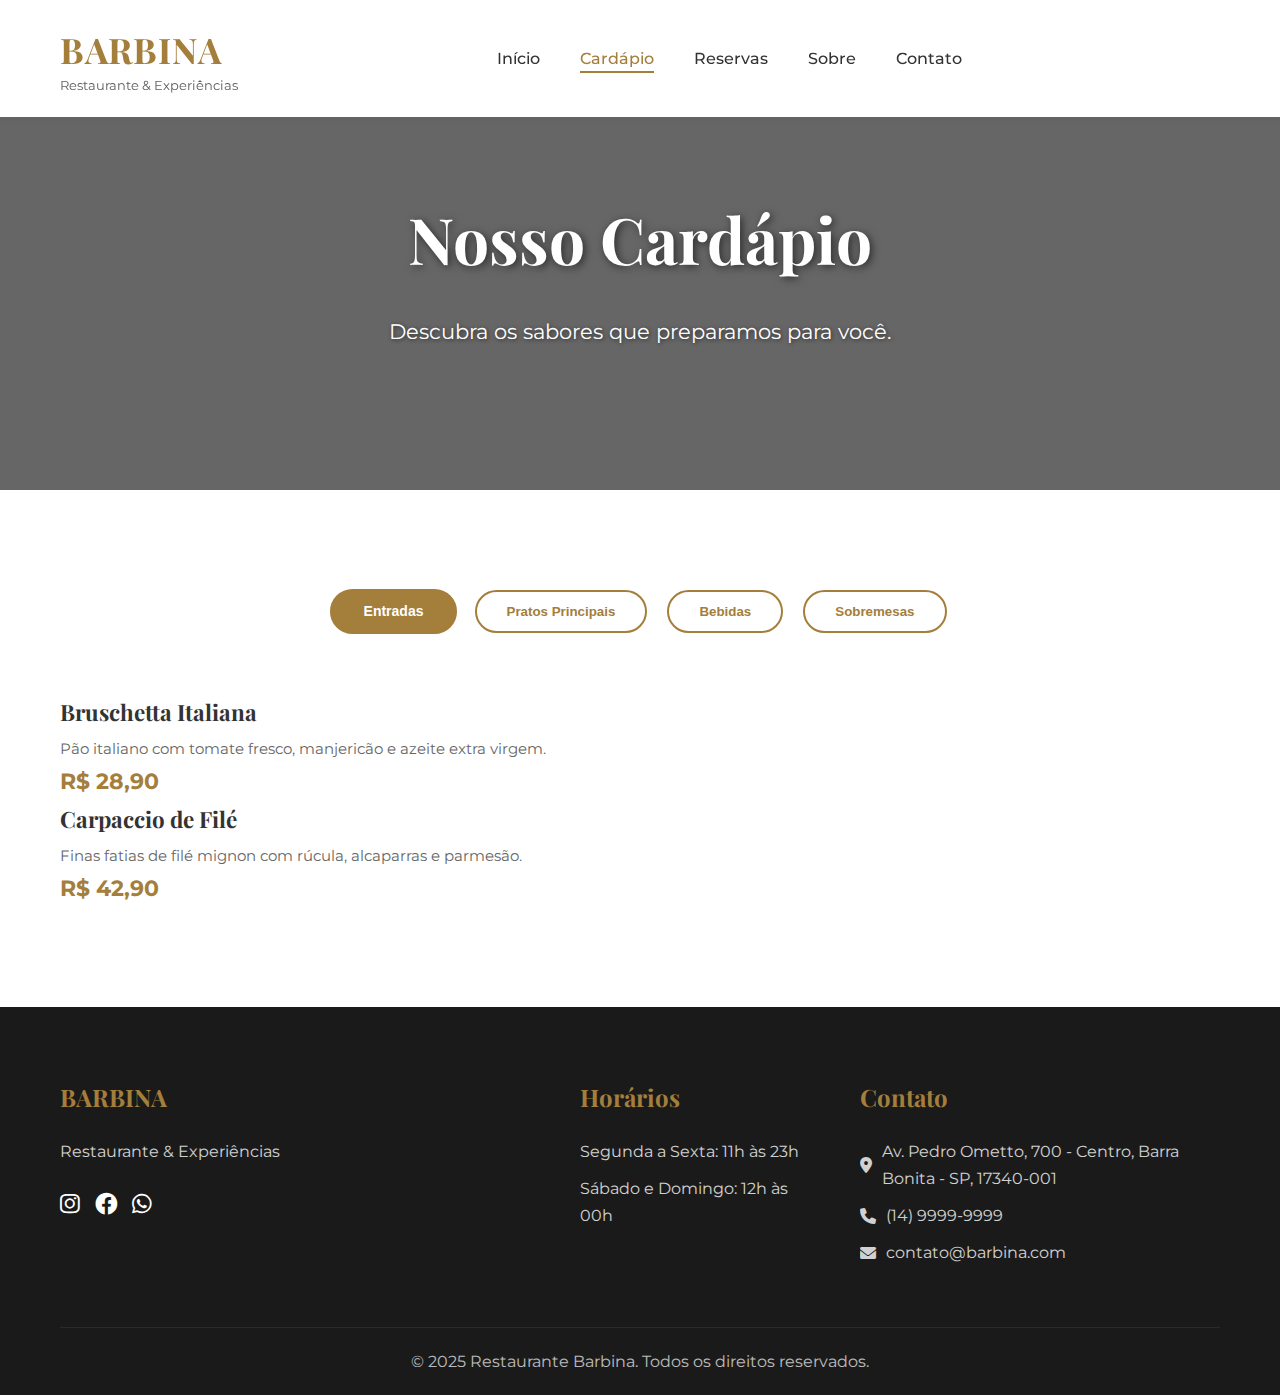
<file: cardapio.html>
<!DOCTYPE html>
<html lang="pt-BR">
<head>
    <meta charset="UTF-8">
    <meta name="viewport" content="width=device-width, initial-scale=1.0">
    <title>Cardápio | Restaurante Barbina</title>
    
    <link rel="preconnect" href="https://fonts.googleapis.com">
    <link rel="preconnect" href="https://fonts.gstatic.com" crossorigin>
    <link href="https://fonts.googleapis.com/css2?family=Montserrat:wght@400;500;600;700&family=Playfair+Display:wght@700&display=swap" rel="stylesheet">
    
    <link href="https://cdnjs.cloudflare.com/ajax/libs/font-awesome/6.0.0/css/all.min.css" rel="stylesheet">

    <link rel="stylesheet" href="css/style.css">
    <link rel="stylesheet" href="css/responsive.css">
</head>
<body>
    <header class="header">
        <div class="container">
            <a href="index.html" class="logo">
                <h1>BARBINA</h1>
                <span>Restaurante & Experiências</span>
            </a>
            <nav class="nav">
                <ul>
                    <li><a href="index.html">Início</a></li>
                    <li><a href="cardapio.html" class="active">Cardápio</a></li>
                    <li><a href="reservas.html">Reservas</a></li>
                    <li><a href="sobre.html">Sobre</a></li>
                    <li><a href="contato.html">Contato</a></li>
                </ul>
            </nav>
            <div class="menu-toggle">
                <i class="fas fa-bars"></i>
            </div>
        </div>
    </header>

    <section class="hero-page">
        <div class="hero-content">
            <h2>Nosso Cardápio</h2>
            <p>Descubra os sabores que preparamos para você.</p>
        </div>
    </section>

    <section class="menu">
        <div class="container">
            <div class="menu-categories">
                <button class="category-btn active" data-category="entradas">Entradas</button>
                <button class="category-btn" data-category="principais">Pratos Principais</button>
                <button class="category-btn" data-category="bebidas">Bebidas</button>
                <button class="category-btn" data-category="sobremesas">Sobremesas</button>
            </div>

            <div class="menu-items active" id="entradas">
                <div class="menu-item">
                    <div class="item-info">
                        <h3>Bruschetta Italiana</h3>
                        <p>Pão italiano com tomate fresco, manjericão e azeite extra virgem.</p>
                    </div>
                    <span class="item-price">R$ 28,90</span>
                </div>
                <div class="menu-item">
                    <div class="item-info">
                        <h3>Carpaccio de Filé</h3>
                        <p>Finas fatias de filé mignon com rúcula, alcaparras e parmesão.</p>
                    </div>
                    <span class="item-price">R$ 42,90</span>
                </div>
            </div>

            <div class="menu-items" id="principais">
                <div class="menu-item">
                    <div class="item-info">
                        <h3>Filé Mignon Barbina</h3>
                        <p>Medalhão de 400g com molho de vinho tinto e batatas rústicas.</p>
                    </div>
                    <span class="item-price">R$ 89,90</span>
                </div>
                <div class="menu-item">
                    <div class="item-info">
                        <h3>Risotto de Cogumelos</h3>
                        <p>Arroz arbóreo com mix de cogumelos frescos e parmesão.</p>
                    </div>
                    <span class="item-price">R$ 52,90</span>
                </div>
            </div>

            <div class="menu-items" id="bebidas">
                 <div class="menu-item">
                    <div class="item-info">
                        <h3>Caipirinha Barbina</h3>
                        <p>Clássica com toque especial do nosso bartender.</p>
                    </div>
                    <span class="item-price">R$ 24,90</span>
                </div>
                <div class="menu-item">
                    <div class="item-info">
                        <h3>Cerveja Artesanal</h3>
                        <p>Seleção das melhores cervejarias locais.</p>
                    </div>
                    <span class="item-price">R$ 19,90</span>
                </div>
            </div>

            <div class="menu-items" id="sobremesas">
                <div class="menu-item">
                    <div class="item-info">
                        <h3>Brownie com Sorvete</h3>
                        <p>Brownie quente de chocolate com nozes e sorvete de baunilha.</p>
                    </div>
                    <span class="item-price">R$ 26,90</span>
                </div>
                <div class="menu-item">
                    <div class="item-info">
                        <h3>Cheesecake de Frutas</h3>
                        <p>Base de biscoito com um creme suave e cobertura de frutas vermelhas.</p>
                    </div>
                    <span class="item-price">R$ 22,90</span>
                </div>
            </div>
        </div>
    </section>

    <footer class="footer">
         <div class="container">
            <div class="footer-content">
                <div class="footer-section">
                    <h3>BARBINA</h3>
                    <p>Restaurante & Experiências</p>
                    <div class="social-links">
                        <a href="#" aria-label="Instagram"><i class="fab fa-instagram"></i></a>
                        <a href="#" aria-label="Facebook"><i class="fab fa-facebook"></i></a>
                        <a href="#" aria-label="Whatsapp"><i class="fab fa-whatsapp"></i></a>
                    </div>
                </div>
                <div class="footer-section">
                    <h4>Horários</h4>
                    <p>Segunda a Sexta: 11h às 23h</p>
                    <p>Sábado e Domingo: 12h às 00h</p>
                </div>
                <div class="footer-section">
                    <h4>Contato</h4>
                    <p><i class="fas fa-map-marker-alt"></i> Av. Pedro Ometto, 700 - Centro, Barra Bonita - SP, 17340-001</p>
                    <p><i class="fas fa-phone"></i> (14) 9999-9999</p>
                    <p><i class="fas fa-envelope"></i> contato@barbina.com</p>
                </div>
            </div>
            <div class="footer-bottom">
                <p>&copy; 2025 Restaurante Barbina. Todos os direitos reservados.</p>
            </div>
        </div>
    </footer>

    <script src="js/main.js"></script>
</body>
</html>
</file>
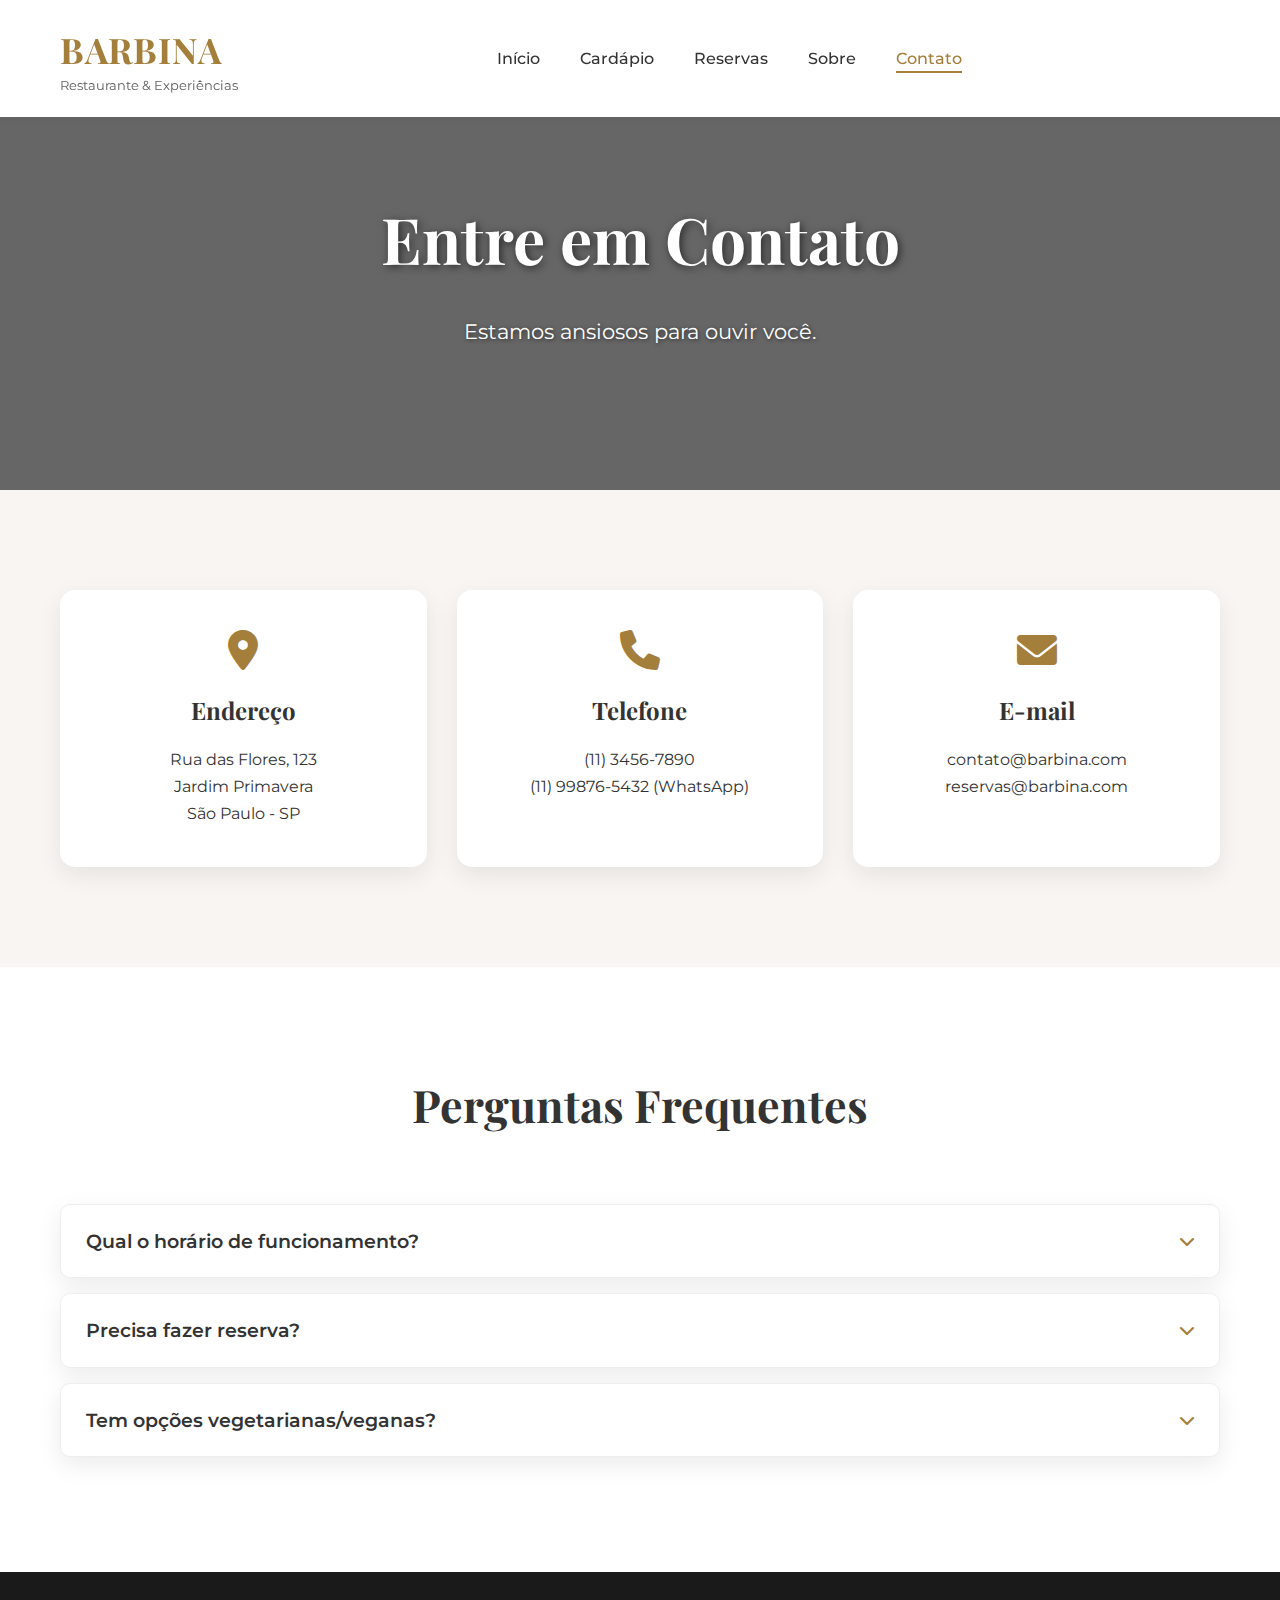
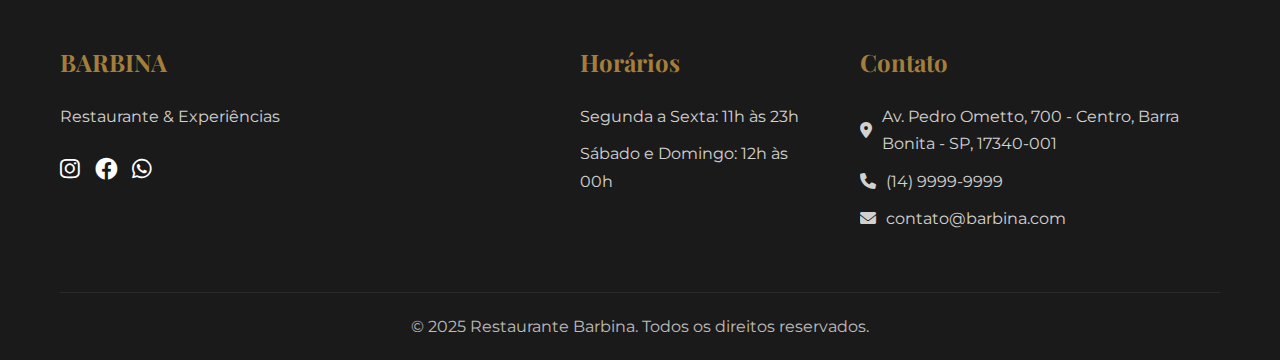
<file: contato.html>
<!DOCTYPE html>
<html lang="pt-BR">
<head>
    <meta charset="UTF-8">
    <meta name="viewport" content="width=device-width, initial-scale=1.0">
    <title>Contato | Restaurante Barbina</title>
    
    <link rel="preconnect" href="https://fonts.googleapis.com">
    <link rel="preconnect" href="https://fonts.gstatic.com" crossorigin>
    <link href="https://fonts.googleapis.com/css2?family=Montserrat:wght@400;500;600;700&family=Playfair+Display:wght@700&display=swap" rel="stylesheet">
    
    <link href="https://cdnjs.cloudflare.com/ajax/libs/font-awesome/6.0.0/css/all.min.css" rel="stylesheet">

    <link rel="stylesheet" href="css/style.css">
    <link rel="stylesheet" href="./css/responsive.css">
</head>
<body>
    <header class="header">
        <div class="container">
            <a href="index.html" class="logo">
                <h1>BARBINA</h1>
                <span>Restaurante & Experiências</span>
            </a>
            <nav class="nav">
                <ul>
                    <li><a href="index.html">Início</a></li>
                    <li><a href="cardapio.html">Cardápio</a></li>
                    <li><a href="reservas.html">Reservas</a></li>
                    <li><a href="sobre.html">Sobre</a></li>
                    <li><a href="contato.html" class="active">Contato</a></li>
                </ul>
            </nav>
            <div class="menu-toggle">
                <i class="fas fa-bars"></i>
            </div>
        </div>
    </header>

    <section class="hero-page">
        <div class="hero-content">
            <h2>Entre em Contato</h2>
            <p>Estamos ansiosos para ouvir você.</p>
        </div>
    </section>

    <section class="contato-info">
        <div class="container">
            <div class="info-grid">
                <div class="info-card anim-fade-up">
                    <i class="fas fa-map-marker-alt"></i>
                    <h3>Endereço</h3>
                    <p>Rua das Flores, 123<br>Jardim Primavera<br>São Paulo - SP</p>
                </div>
                <div class="info-card anim-fade-up">
                    <i class="fas fa-phone"></i>
                    <h3>Telefone</h3>
                    <p>(11) 3456-7890<br>(11) 99876-5432 (WhatsApp)</p>
                </div>
                <div class="info-card anim-fade-up">
                    <i class="fas fa-envelope"></i>
                    <h3>E-mail</h3>
                    <p>contato@barbina.com<br>reservas@barbina.com</p>
                </div>
            </div>
        </div>
    </section>

    <section class="faq">
        <div class="container">
            <div class="section-header">
                <h2>Perguntas Frequentes</h2>
            </div>
            <div class="faq-list">
                <div class="faq-item">
                    <div class="faq-pergunta">
                        <h3>Qual o horário de funcionamento?</h3>
                        <i class="fas fa-chevron-down"></i>
                    </div>
                    <div class="faq-resposta">
                        <p>Funcionamos de segunda a sexta das 11h às 23h, e aos sábados e domingos das 12h às 00h.</p>
                    </div>
                </div>
                <div class="faq-item">
                    <div class="faq-pergunta">
                        <h3>Precisa fazer reserva?</h3>
                        <i class="fas fa-chevron-down"></i>
                    </div>
                    <div class="faq-resposta">
                        <p>Recomendamos fortemente as reservas, especialmente aos fins de semana, para garantir sua mesa. Você pode reservar online ou por telefone.</p>
                    </div>
                </div>
                 <div class="faq-item">
                    <div class="faq-pergunta">
                        <h3>Tem opções vegetarianas/veganas?</h3>
                        <i class="fas fa-chevron-down"></i>
                    </div>
                    <div class="faq-resposta">
                        <p>Sim! Temos diversas opções vegetarianas e veganas em nosso cardápio. Informe o garçom sobre suas preferências.</p>
                    </div>
                </div>
            </div>
        </div>
    </section>
    
    <footer class="footer">
        <div class="container">
            <div class="footer-content">
                <div class="footer-section">
                    <h3>BARBINA</h3>
                    <p>Restaurante & Experiências</p>
                    <div class="social-links">
                        <a href="#" aria-label="Instagram"><i class="fab fa-instagram"></i></a>
                        <a href="#" aria-label="Facebook"><i class="fab fa-facebook"></i></a>
                        <a href="#" aria-label="Whatsapp"><i class="fab fa-whatsapp"></i></a>
                    </div>
                </div>
                <div class="footer-section">
                    <h4>Horários</h4>
                    <p>Segunda a Sexta: 11h às 23h</p>
                    <p>Sábado e Domingo: 12h às 00h</p>
                </div>
                <div class="footer-section">
                    <h4>Contato</h4>
                    <p><i class="fas fa-map-marker-alt"></i> Av. Pedro Ometto, 700 - Centro, Barra Bonita - SP, 17340-001</p>
                    <p><i class="fas fa-phone"></i> (14) 9999-9999</p>
                    <p><i class="fas fa-envelope"></i> contato@barbina.com</p>
                </div>
            </div>
            <div class="footer-bottom">
                <p>&copy; 2025 Restaurante Barbina. Todos os direitos reservados.</p>
            </div>
        </div>
    </footer>

    <script src="./js/main.js"></script>
</body>
</html>
</file>
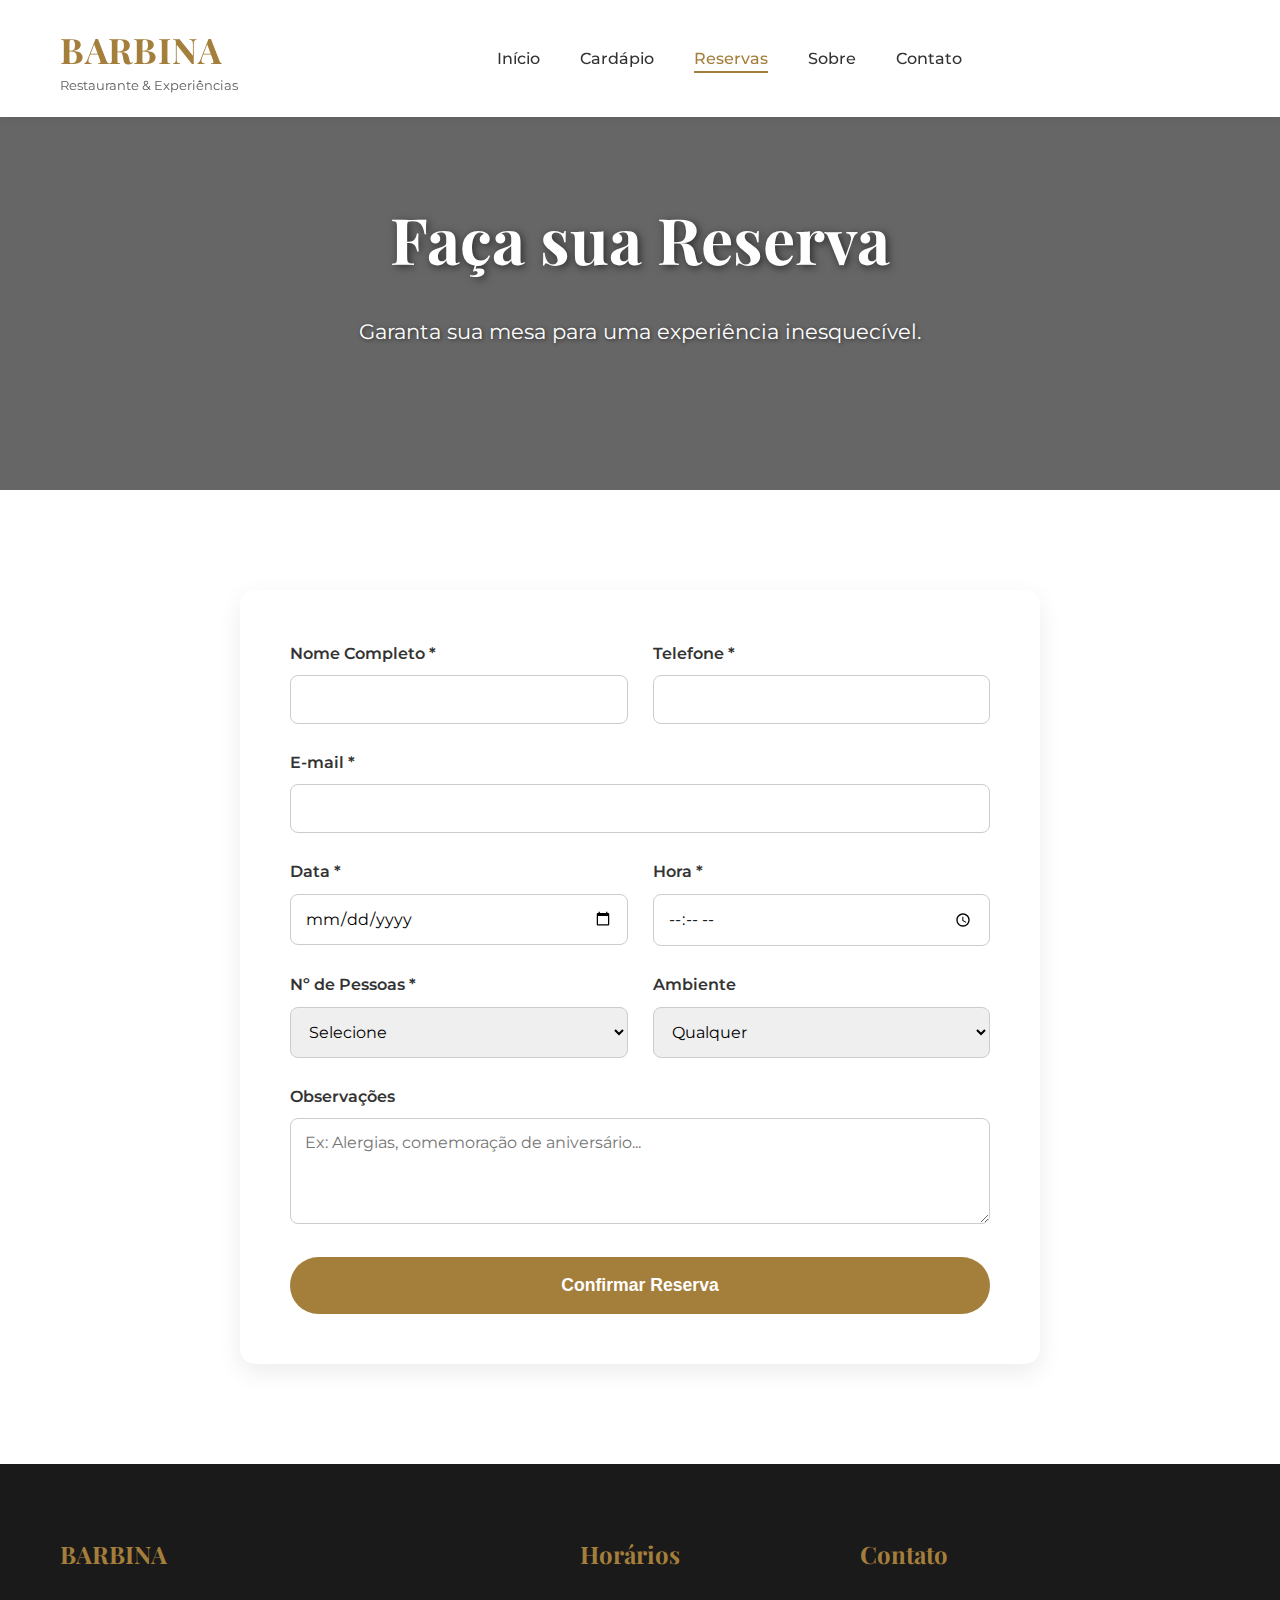
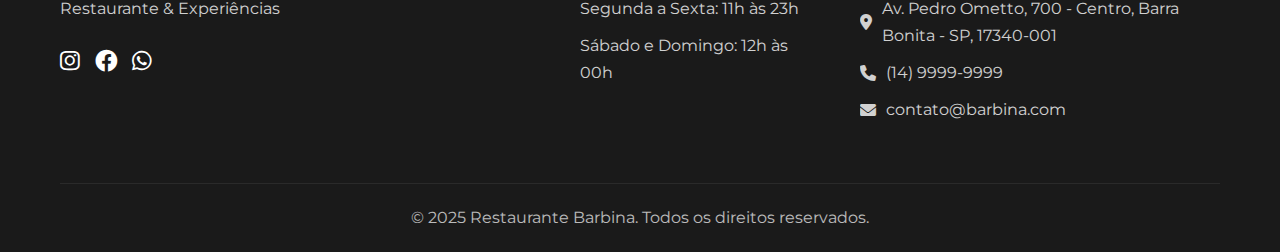
<file: reservas.html>
<!DOCTYPE html>
<html lang="pt-BR">
<head>
    <meta charset="UTF-8">
    <meta name="viewport" content="width=device-width, initial-scale=1.0">
    <title>Reservas | Restaurante Barbina</title>

    <link rel="preconnect" href="https://fonts.googleapis.com">
    <link rel="preconnect" href="https://fonts.gstatic.com" crossorigin>
    <link href="https://fonts.googleapis.com/css2?family=Montserrat:wght@400;500;600;700&family=Playfair+Display:wght@700&display=swap" rel="stylesheet">
    
    <link href="https://cdnjs.cloudflare.com/ajax/libs/font-awesome/6.0.0/css/all.min.css" rel="stylesheet">

    <link rel="stylesheet" href="./css/style.css">
    <link rel="stylesheet" href="./css/responsive.css">
</head>
<body>
    <header class="header">
        <div class="container">
            <a href="index.html" class="logo">
                <h1>BARBINA</h1>
                <span>Restaurante & Experiências</span>
            </a>
            <nav class="nav">
                <ul>
                    <li><a href="index.html">Início</a></li>
                    <li><a href="cardapio.html">Cardápio</a></li>
                    <li><a href="reservas.html" class="active">Reservas</a></li>
                    <li><a href="sobre.html">Sobre</a></li>
                    <li><a href="contato.html">Contato</a></li>
                </ul>
            </nav>
            <div class="menu-toggle">
                <i class="fas fa-bars"></i>
            </div>
        </div>
    </header>

    <section class="hero-page">
        <div class="hero-content">
            <h2>Faça sua Reserva</h2>
            <p>Garanta sua mesa para uma experiência inesquecível.</p>
        </div>
    </section>

    <section class="reserva-form">
        <div class="container">
            <div class="form-container">
                <form id="reservaForm">
                    <div class="form-row">
                        <div class="form-group">
                            <label for="nome">Nome Completo *</label>
                            <input type="text" id="nome" name="nome" required>
                        </div>
                        <div class="form-group">
                            <label for="telefone">Telefone *</label>
                            <input type="tel" id="telefone" name="telefone" required>
                        </div>
                    </div>
                    <div class="form-group">
                        <label for="email">E-mail *</label>
                        <input type="email" id="email" name="email" required>
                    </div>
                    <div class="form-row">
                        <div class="form-group">
                            <label for="data">Data *</label>
                            <input type="date" id="data" name="data" required>
                        </div>
                        <div class="form-group">
                            <label for="hora">Hora *</label>
                            <input type="time" id="hora" name="hora" required>
                        </div>
                    </div>
                    <div class="form-row">
                        <div class="form-group">
                            <label for="pessoas">Nº de Pessoas *</label>
                            <select id="pessoas" name="pessoas" required>
                                <option value="" disabled selected>Selecione</option>
                                <option value="1">1 pessoa</option>
                                <option value="2">2 pessoas</option>
                                <option value="3">3 pessoas</option>
                                <option value="4">4 pessoas</option>
                                <option value="5+">5+ pessoas</option>
                            </select>
                        </div>
                         <div class="form-group">
                            <label for="ambiente">Ambiente</label>
                            <select id="ambiente" name="ambiente">
                                <option value="qualquer">Qualquer</option>
                                <option value="salao">Salão Principal</option>
                                <option value="varanda">Varanda</option>
                            </select>
                        </div>
                    </div>
                    <div class="form-group">
                        <label for="observacoes">Observações</label>
                        <textarea id="observacoes" name="observacoes" rows="4" placeholder="Ex: Alergias, comemoração de aniversário..."></textarea>
                    </div>
                    <button type="submit" class="btn btn-primary btn-block">Confirmar Reserva</button>
                </form>
            </div>
        </div>
    </section>

    <footer class="footer">
        <div class="container">
            <div class="footer-content">
                <div class="footer-section">
                    <h3>BARBINA</h3>
                    <p>Restaurante & Experiências</p>
                    <div class="social-links">
                        <a href="#" aria-label="Instagram"><i class="fab fa-instagram"></i></a>
                        <a href="#" aria-label="Facebook"><i class="fab fa-facebook"></i></a>
                        <a href="#" aria-label="Whatsapp"><i class="fab fa-whatsapp"></i></a>
                    </div>
                </div>
                <div class="footer-section">
                    <h4>Horários</h4>
                    <p>Segunda a Sexta: 11h às 23h</p>
                    <p>Sábado e Domingo: 12h às 00h</p>
                </div>
                <div class="footer-section">
                    <h4>Contato</h4>
                    <p><i class="fas fa-map-marker-alt"></i> Av. Pedro Ometto, 700 - Centro, Barra Bonita - SP, 17340-001</p>
                    <p><i class="fas fa-phone"></i> (14) 9999-9999</p>
                    <p><i class="fas fa-envelope"></i> contato@barbina.com</p>
                </div>
            </div>
            <div class="footer-bottom">
                <p>&copy; 2025 Restaurante Barbina. Todos os direitos reservados.</p>
            </div>
        </div>
    </footer>

    <script src="js/main.js"></script>
    <script src="js/reservas.js"></script>
</body>
</html>
</file>
<file: css/style.css>
/* ===== GERAL E VARIÁVEIS ===== */
@import url('https://fonts.googleapis.com/css2?family=Montserrat:wght@400;500;600;700&family=Playfair+Display:wght@700&display=swap');

* {
    margin: 0;
    padding: 0;
    box-sizing: border-box;
}

:root {
    --primary-color: #a47e3b; 
    --secondary-color: #7a5c2f;
    --dark-color: #1a1a1a;
    --light-color: #f8f5f2; 
    --white: #ffffff;
    --text-color: #333333;
    
    --font-headings: 'Playfair Display', serif;
    --font-body: 'Montserrat', sans-serif;
    
    --shadow: 0 8px 24px rgba(0, 0, 0, 0.08);
    --transition: all 0.4s cubic-bezier(0.25, 0.8, 0.25, 1);
}

html { scroll-behavior: smooth; }

body {
    font-family: var(--font-body);
    line-height: 1.7;
    color: var(--text-color);
    background: var(--white);
    overflow-x: hidden;
}

.container {
    max-width: 1200px;
    margin: 0 auto;
    padding: 0 20px;
}

/*EADER  */
.header {
    background: var(--white);
    box-shadow: 0 2px 10px rgba(0,0,0,0.05);
    position: fixed;
    width: 100%;
    top: 0;
    z-index: 1000;
    transition: background-color 0.4s, backdrop-filter 0.4s;
}

.header.scrolled {
    background: rgba(255, 255, 255, 0.9);
    backdrop-filter: blur(8px);
}

.header .container {
    display: flex;
    justify-content: space-between;
    align-items: center;
    padding-top: 20px;
    padding-bottom: 20px;
}

.logo { text-decoration: none; }
.logo h1 {
    font-family: var(--font-headings);
    color: var(--primary-color);
    font-size: 2.2rem;
    letter-spacing: 1px;
    margin: 0;
}
.logo span {
    color: var(--text-color);
    font-size: 0.8rem;
    display: block;
    margin-top: -5px;
    opacity: 0.8;
}

/* Centralização do Menu */
.nav {
    flex-grow: 1;
    display: flex;
    justify-content: center;
}
.nav ul {
    display: flex;
    list-style: none;
    gap: 40px;
}
.nav a {
    text-decoration: none;
    color: var(--text-color);
    font-weight: 500;
    transition: var(--transition);
    padding-bottom: 5px;
    position: relative;
}
.nav a:hover, .nav a.active { color: var(--primary-color); }
.nav a::after {
    content: '';
    position: absolute;
    bottom: 0;
    left: 50%;
    transform: translateX(-50%);
    width: 0;
    height: 2px;
    background: var(--primary-color);
    transition: var(--transition);
}
.nav a:hover::after, .nav a.active::after { width: 100%; }

.menu-toggle-placeholder { display: none; } /* Apenas para alinhar no desktop */
.menu-toggle {
    display: none;
    font-size: 1.5rem;
    cursor: pointer;
    color: var(--primary-color);
    z-index: 1001; 
}

/*  HERO SECTIONS */
.hero {
    background: linear-gradient(rgba(0,0,0,0.5), rgba(0,0,0,0.5)), url('https://images.unsplash.com/photo-1517248135467-4c7edcad34c4?auto=format&fit=crop&w=1920&q=80');
    background-size: cover;
    background-position: center;
    background-attachment: fixed;
    height: 100vh;
    display: flex;
    align-items: center;
    justify-content: center;
    text-align: center;
    color: var(--white);
}
.hero-page {
    background: linear-gradient(rgba(0,0,0,0.6), rgba(0,0,0,0.6)), url('https://images.unsplash.com/photo-1555396273-367ea4eb4db5?auto=format&fit=crop&w=1920&q=80');
    margin-top: 85px; /* Altura do header */
    height: 45vh;
    background-size: cover;
    background-position: center;
    display: flex;
    align-items: center;
    justify-content: center;
    text-align: center;
    color: var(--white);
}
.hero-content {
    max-width: 800px;
}
.hero-content h2 {
    font-family: var(--font-headings);
    font-size: 4rem;
    margin-bottom: 20px;
    text-shadow: 2px 2px 8px rgba(0,0,0,0.6);
}
.hero-content p {
    font-size: 1.3rem;
    margin-bottom: 40px;
    text-shadow: 1px 1px 4px rgba(0,0,0,0.6);
}
.hero-buttons {
    display: flex;
    gap: 20px;
    justify-content: center;
}

/* BOTaosS */
.btn {
    padding: 14px 35px;
    border: 2px solid transparent;
    border-radius: 50px;
    text-decoration: none;
    font-weight: 600;
    transition: var(--transition);
    cursor: pointer;
}
.btn-primary {
    background: var(--primary-color);
    color: var(--white);
}
.btn-primary:hover {
    background: var(--secondary-color);
    transform: translateY(-3px);
    box-shadow: 0 10px 20px rgba(0,0,0,0.15);
}
.btn-secondary {
    background: transparent;
    color: var(--white);
    border-color: var(--white);
}
.btn-secondary:hover {
    background: var(--white);
    color: var(--dark-color);
    transform: translateY(-3px);
}

/*  SECTIONS GERAIS  */
.section-header {
    text-align: center;
    margin-bottom: 60px;
}
.section-header h2 {
    font-family: var(--font-headings);
    font-size: 2.8rem;
    color: var(--text-color);
    margin-bottom: 10px;
}
.section-header p {
    font-size: 1.1rem;
    color: var(--primary-color);
    max-width: 500px;
    margin: 0 auto;
}


.philosophy {
    padding: 100px 0;
}
.philosophy .section-header p {
    font-size: 1.2rem;
    max-width: 800px;
    line-height: 1.8;
    color: #555;
}

/* Seção Galeria de Pratos */
.food-gallery {
    padding: 100px 0;
    background: var(--light-color);
}
.food-gallery-grid {
    display: grid;
    grid-template-columns: repeat(4, 1fr);
    gap: 25px;
}
.plate-card {
    position: relative;
    border-radius: 15px;
    overflow: hidden;
    height: 350px;
    display: block;
    box-shadow: var(--shadow);
    transition: var(--transition);
}
.plate-card:hover {
    transform: translateY(-10px);
    box-shadow: 0 15px 30px rgba(0,0,0,0.15);
}
.plate-card img {
    width: 100%;
    height: 100%;
    object-fit: cover;
    transition: transform 0.5s ease;
}
.plate-card:hover img {
    transform: scale(1.1);
}
.plate-overlay {
    position: absolute;
    bottom: 0;
    left: 0;
    right: 0;
    background: linear-gradient(transparent, rgba(0,0,0,0.8));
    color: var(--white);
    padding: 25px 20px;
    text-align: center;
}
.plate-overlay h3 {
    font-family: var(--font-headings);
    font-size: 1.6rem;
    margin: 0;
}

/* Seção Destaque do Chef */
.feature-section {
    padding: 100px 0;
}
.feature-content {
    display: grid;
    grid-template-columns: 1fr 1fr;
    gap: 60px;
    align-items: center;
}
.feature-image img {
    width: 100%;
    height: auto;
    border-radius: 15px;
    box-shadow: var(--shadow);
}

.feature-text {
  display: flex;
  flex-direction: column;
  justify-content: center;
}

.feature-text p {
  margin-bottom: 55px; 
  color: var(--secondary-color);
  font-size: 1.1rem;
  line-height: 1.8;
}

.feature-text .btn-primary {
  align-self: flex-start;
  padding: 14px 40px;
  font-size: 1rem;
  border-radius: 50px;
}


/* Seção de Avaliações */
.testimonials {
    padding: 100px 0;
    background: var(--light-color);
}
.testimonials-grid {
    display: grid;
    grid-template-columns: repeat(3, 1fr);
    gap: 30px;
}
.testimonial-card {
    background: var(--white);
    padding: 40px;
    border-radius: 15px;
    border: 1px solid #eee;
    transition: var(--transition);
}
.testimonial-card:hover {
    transform: translateY(-8px);
    border-color: var(--primary-color);
    box-shadow: var(--shadow);
}
.testimonial-card .stars {
    color: var(--primary-color);
    font-size: 1.1rem;
    margin-bottom: 20px;
}
.testimonial-card blockquote {
    font-size: 1.1rem;
    font-style: italic;
    color: #444;
    border-left: 3px solid var(--primary-color);
    padding-left: 20px;
    margin: 0 0 20px 0;
}
.testimonial-card footer {
    font-weight: 600;
    color: var(--text-color);
}

/* CTA RESERVA */
.cta-reserva {
    padding: 100px 0;
    background: linear-gradient(rgba(26,26,26,0.9), rgba(26,26,26,0.9)), url('https://images.unsplash.com/photo-1414235077428-338989a2e8c0?auto=format&fit=crop&w=1920&q=80');
    background-size: cover;
    background-position: center;
    background-attachment: fixed;
    color: var(--white);
    text-align: center;
}
.cta-content h2 {
    font-family: var(--font-headings);
    font-size: 2.8rem;
    margin-bottom: 20px;
}
.cta-content p {
    font-size: 1.2rem;
    margin-bottom: 30px;
    max-width: 600px;
    margin-left: auto;
    margin-right: auto;
    opacity: 0.9;
}

/* FOOTER  */
.footer {
    background: var(--dark-color);
    color: var(--white);
    padding: 70px 0 20px;
}
.footer-content {
    display: grid;
    grid-template-columns: 2fr 1fr 1.5fr;
    gap: 40px;
    margin-bottom: 50px;
}
.footer-section h3, .footer-section h4 {
    font-family: var(--font-headings);
    color: var(--primary-color);
    margin-bottom: 20px;
    font-size: 1.5rem;
}
.footer-section p {
    margin-bottom: 10px;
    display: flex;
    align-items: center;
    gap: 10px;
    opacity: 0.8;
}
.social-links {
    display: flex;
    gap: 15px;
    margin-top: 20px;
}
.social-links a {
    color: var(--white);
    font-size: 1.4rem;
    transition: var(--transition);
}
.social-links a:hover {
    color: var(--primary-color);
    transform: translateY(-3px);
}
.footer-bottom {
    text-align: center;
    padding-top: 20px;
    border-top: 1px solid rgba(255,255,255,0.1);
    opacity: 0.7;
}

/* PÁGINA DE CARDÁPIO MODERNIZADA  */
.menu { padding: 100px 0; }
.menu-categories {
    display: flex;
    justify-content: center;
    gap: 20px;
    margin-bottom: 60px;
    flex-wrap: wrap;
}
.category-btn {
    padding: 12px 30px;
    border: 2px solid var(--primary-color);
    background: transparent;
    color: var(--primary-color);
    border-radius: 50px;
    cursor: pointer;
    transition: var(--transition);
    font-weight: 600;
}
.category-btn.active, .category-btn:hover {
    background: var(--primary-color);
    color: var(--white);
    transform: scale(1.05);
}
.menu-items { display: none; }
.menu-items.active { display: block; animation: fadeIn 0.6s; }

.menu-item-visual {
    display: grid;
    grid-template-columns: 100px 1fr auto;
    gap: 25px;
    align-items: center;
    padding: 25px 0;
    border-bottom: 1px solid #eee;
}
.menu-item-visual:last-child { border-bottom: none; }

.item-image {
    width: 100px;
    height: 100px;
    object-fit: cover;
    border-radius: 10px;
}
.item-info h3 {
    font-family: var(--font-headings);
    font-size: 1.4rem;
    margin-bottom: 5px;
}
.item-info p { color: #666; margin: 0; font-size: 0.95rem; }
.item-price {
    font-size: 1.4rem;
    font-weight: 700;
    color: var(--primary-color);
    white-space: nowrap;
}

@keyframes fadeIn { from { opacity: 0; transform: translateY(10px); } to { opacity: 1; transform: translateY(0); } }

/*  DEMAIS PÁjINAS (SOBRE, CONTATO, RESERVAS) */
.nossa-historia { padding: 100px 0; }
.historia-content { display: grid; grid-template-columns: 1fr 1fr; gap: 60px; align-items: center; }
.historia-text h2 { font-family: var(--font-headings); font-size: 2.8rem; margin-bottom: 20px; }
.historia-imagem img { width: 100%; border-radius: 15px; box-shadow: var(--shadow); }

.nossos-valores { padding: 100px 0; background: var(--light-color); }
.valores-grid { display: grid; grid-template-columns: repeat(3, 1fr); gap: 30px; }
.valor-card { background: var(--white); padding: 40px 30px; border-radius: 15px; text-align: center; box-shadow: var(--shadow); transition: var(--transition); }
.valor-card:hover { transform: translateY(-8px); }
.valor-card i { font-size: 3rem; color: var(--primary-color); margin-bottom: 20px; }
.valor-card h3 { font-family: var(--font-headings); font-size: 1.5rem; margin-bottom: 15px; }

.reserva-form { padding: 100px 0; }
.form-container { max-width: 800px; margin: 0 auto; background: var(--white); padding: 50px; border-radius: 15px; box-shadow: var(--shadow); }
.form-row { display: grid; grid-template-columns: 1fr 1fr; gap: 25px; }
.form-group { margin-bottom: 25px; }
.form-group label { display: block; margin-bottom: 8px; font-weight: 600; }
.form-group input, .form-group select, .form-group textarea { width: 100%; padding: 14px; border: 1px solid #ccc; border-radius: 8px; font-size: 1rem; font-family: var(--font-body); transition: var(--transition); }
.form-group input:focus, .form-group select:focus, .form-group textarea:focus { outline: none; border-color: var(--primary-color); box-shadow: 0 0 0 3px rgba(164,126,59,0.2); }
.btn-block { width: 100%; padding: 16px; font-size: 1.1rem; }

.contato-info { padding: 100px 0; background: var(--light-color); }
.info-grid { display: grid; grid-template-columns: repeat(auto-fit, minmax(280px, 1fr)); gap: 30px; }
.info-card { background: var(--white); padding: 40px; border-radius: 15px; text-align: center; box-shadow: var(--shadow); }
.info-card i { font-size: 2.5rem; color: var(--primary-color); margin-bottom: 20px; }
.info-card h3 { font-family: var(--font-headings); margin-bottom: 15px; font-size: 1.5rem; }

.faq { padding: 100px 0; }
.faq-item { background: var(--white); margin-bottom: 15px; border-radius: 10px; overflow: hidden; box-shadow: var(--shadow); border: 1px solid #eee; }
.faq-pergunta { padding: 20px 25px; cursor: pointer; display: flex; justify-content: space-between; align-items: center; transition: var(--transition); }
.faq-pergunta:hover { background: var(--light-color); }
.faq-pergunta h3 { margin: 0; font-size: 1.2rem; font-weight: 600; }
.faq-pergunta i { color: var(--primary-color); transition: transform 0.4s ease; }
.faq-resposta { padding: 0 25px; max-height: 0; overflow: hidden; transition: max-height 0.4s ease; }
.faq-resposta p { padding: 20px 0; margin: 0; border-top: 1px solid #eee;}
.faq-item.active .faq-pergunta i { transform: rotate(180deg); }

/* Animação de entrada */
.anim-fade-up {
    opacity: 0;
    transform: translateY(30px);
    transition: opacity 0.6s ease-out, transform 0.6s ease-out;
}
.anim-fade-up.visible {
    opacity: 1;
    transform: translateY(0);
}
</file>
<file: css/responsive.css>
/* ===== RESPONSIVIDADE ===== */

/* Tablets (até 1024px) */
@media (max-width: 1024px) {
    .container { padding: 0 30px; }
    .hero-content h2 { font-size: 3.2rem; }
    .food-gallery-grid { grid-template-columns: repeat(2, 1fr); }
    .footer-content { grid-template-columns: 1fr; text-align: center; }
    .social-links { justify-content: center; }
    .valores-grid, .info-grid { grid-template-columns: repeat(auto-fit, minmax(280px, 1fr)); }
    .testimonials-grid { grid-template-columns: 1fr; }
}

/* Tablets Pequenos e Mobile (até 768px) */
@media (max-width: 768px) {
    :root { --header-height: 72px; }
    .container { padding: 0 20px; }
    .header .container { padding-top: 15px; padding-bottom: 15px; }

    /* Correção do Menu Centralizado para Mobile */
    .nav {
        position: fixed;
        top: 0;
        left: -100%;
        width: 80%;
        max-width: 300px;
        height: 100vh;
        background: var(--white);
        transition: var(--transition);
        box-shadow: var(--shadow);
        z-index: 1000;
        padding-top: var(--header-height);
        justify-content: flex-start;
    }
    .nav.active { left: 0; }
    .nav ul { flex-direction: column; padding: 40px; gap: 20px; align-items: flex-start; width: 100%; }
    .nav a { font-size: 1.3rem; }
    
    .menu-toggle { display: block; }
    .menu-toggle-placeholder { display: none; }
    .header .container { justify-content: space-between; }


    .hero { height: 80vh; background-attachment: scroll; }
    .hero-content h2 { font-size: 2.5rem; }
    .hero-content p { font-size: 1.1rem; }
    .hero-page { height: 30vh; margin-top: var(--header-height); }

    .food-gallery-grid { grid-template-columns: 1fr 1fr; }
    .plate-card { height: 250px; }

    .philosophy, .food-gallery, .feature-section, .testimonials, .cta-reserva, .footer, .nossa-historia, .nossos-valores, .menu, .reserva-form, .contato-info, .faq {
        padding: 80px 0;
    }
    .section-header h2 { font-size: 2.2rem; }
    .historia-content { grid-template-columns: 1fr; gap: 40px; text-align: center; }
    .historia-imagem { order: -1; }
    .valores-grid, .info-grid { grid-template-columns: 1fr; }
    .form-row { grid-template-columns: 1fr; }
    
    .menu-item-visual { grid-template-columns: 80px 1fr; padding: 20px 0; }
    .item-info { grid-column: 2 / 3; }
    .item-price { grid-column: 2 / 3; grid-row: 2; text-align: right; margin-top: 5px; }
    .item-image { width: 80px; height: 80px; grid-row: 1 / 3; }

    .philosophy .section-header p { font-size: 1.1rem; }
    .feature-content { grid-template-columns: 1fr; text-align: center; }
    .feature-text .section-header { text-align: center; }
}

/* Mobile Pequeno (até 480px) */
@media (max-width: 480px) {
    .hero-content h2 { font-size: 2rem; }
    .btn { padding: 12px 28px; width: 100%; }
    .hero-buttons { flex-direction: column; gap: 15px; width: 90%; margin: 0 auto;}
    .food-gallery-grid { grid-template-columns: 1fr; }
    .plate-card { height: 280px; }
    
    .section-header h2 { font-size: 1.8rem; }
    .form-container { padding: 30px 20px; }
    .faq-pergunta h3 { font-size: 1rem; }

    .menu-item-visual { gap: 15px; grid-template-columns: 70px 1fr; }
    .item-image { width: 70px; height: 70px; }
    .item-info h3 { font-size: 1.2rem; }

    .philosophy, .food-gallery, .feature-section, .testimonials, .cta-reserva {
        padding: 60px 0;
    }
    .testimonial-card { padding: 30px; }
    .testimonial-card blockquote { font-size: 1rem; }
}
</file>
